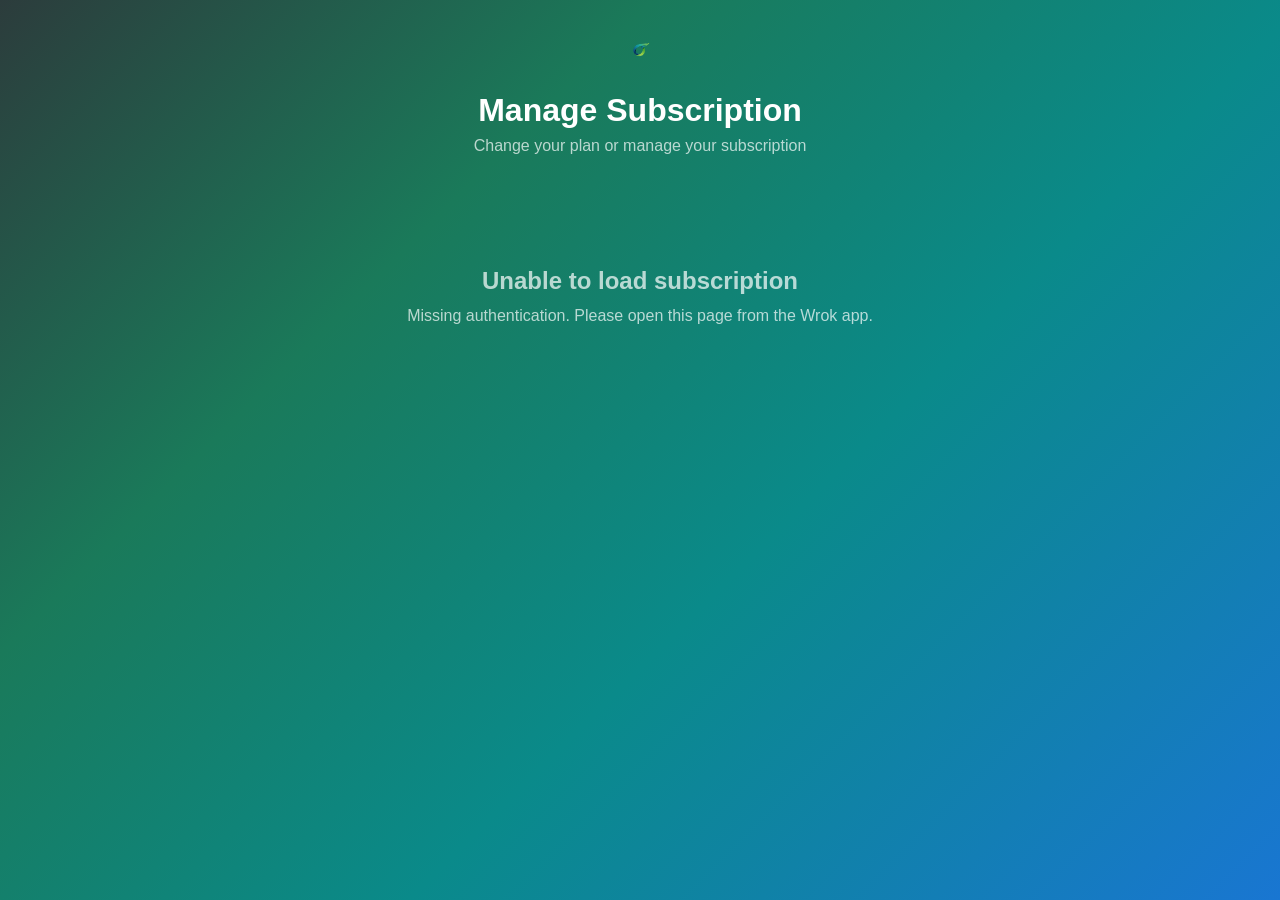
<file: manage.html>
<!DOCTYPE html>
<html lang="en">
<head>
  <meta charset="UTF-8">
  <meta name="viewport" content="width=device-width, initial-scale=1.0">
  <meta http-equiv="Content-Security-Policy" content="default-src 'self'; script-src 'self' 'unsafe-inline'; style-src 'self' 'unsafe-inline' https://fonts.googleapis.com; font-src https://fonts.gstatic.com; connect-src https://api.wrokapp.com; img-src 'self';">
  <title>Wrok — Manage Subscription</title>
  <meta name="theme-color" content="#0D7C66">
  <link rel="icon" href="favicon-32.png" type="image/png" sizes="32x32">
  <link rel="preconnect" href="https://fonts.googleapis.com">
  <link rel="preconnect" href="https://fonts.gstatic.com" crossorigin>
  <link href="https://fonts.googleapis.com/css2?family=Inter:wght@300;400;500;600;700;800;900&display=swap" rel="stylesheet">
  <style>
    *, *::before, *::after { margin: 0; padding: 0; box-sizing: border-box; }
    :root {
      --primary: #0D7C66;
      --primary-light: #14A085;
      --primary-dark: #095E4E;
      --charcoal: #3C3C3C;
      --bg: #F4F7F9;
      --white: #FFFFFF;
      --gradient: linear-gradient(135deg, #2C3C3C 0%, #1A7A5A 30%, #0A8A8A 60%, #1976D2 100%);
      --error: #D32F2F;
      --warning: #F9A825;
    }

    body {
      font-family: 'Inter', sans-serif;
      background: var(--gradient);
      color: var(--white);
      min-height: 100vh;
      padding: 32px 16px;
    }

    .container {
      max-width: 800px;
      margin: 0 auto;
    }

    .header {
      text-align: center;
      margin-bottom: 32px;
    }
    .logo { height: 36px; margin-bottom: 20px; }
    h1 { font-size: 2rem; font-weight: 900; margin-bottom: 8px; }
    .subtitle { color: rgba(255,255,255,0.7); font-size: 1rem; }

    /* Current plan card */
    .plan-card {
      background: rgba(255,255,255,0.1);
      backdrop-filter: blur(12px);
      border: 1px solid rgba(255,255,255,0.2);
      border-radius: 20px;
      padding: 28px;
      margin-bottom: 24px;
    }
    .plan-card h2 {
      font-size: 1.2rem;
      font-weight: 700;
      margin-bottom: 16px;
    }
    .plan-row {
      display: flex;
      justify-content: space-between;
      align-items: center;
      padding: 8px 0;
      border-bottom: 1px solid rgba(255,255,255,0.1);
    }
    .plan-row:last-child { border-bottom: none; }
    .plan-label { color: rgba(255,255,255,0.6); font-size: 0.9rem; }
    .plan-value { font-weight: 600; font-size: 0.95rem; }
    .status-badge {
      display: inline-block;
      padding: 4px 12px;
      border-radius: 100px;
      font-size: 0.8rem;
      font-weight: 700;
    }
    .status-active { background: rgba(76,175,80,0.2); color: #81C784; }
    .status-trial { background: rgba(249,168,37,0.2); color: #FFD54F; }
    .status-expired { background: rgba(211,47,47,0.2); color: #EF9A9A; }
    .status-cancelled { background: rgba(158,158,158,0.2); color: #BDBDBD; }

    /* Tier grid */
    .grid {
      display: grid;
      grid-template-columns: repeat(2, 1fr);
      gap: 16px;
      margin-bottom: 24px;
    }

    .card {
      background: rgba(255,255,255,0.1);
      backdrop-filter: blur(12px);
      border: 1px solid rgba(255,255,255,0.15);
      border-radius: 20px;
      padding: 24px 20px;
      transition: transform 0.3s ease, box-shadow 0.3s ease, background 0.3s ease;
      cursor: pointer;
      position: relative;
    }
    .card:hover {
      transform: translateY(-4px);
      box-shadow: 0 16px 48px rgba(0,0,0,0.2);
      background: rgba(255,255,255,0.14);
    }
    .card.current {
      border: 2px solid rgba(255,255,255,0.4);
      cursor: default;
    }
    .card.current:hover { transform: none; box-shadow: none; }
    .card.selected {
      border: 2px solid var(--white);
      background: rgba(255,255,255,0.2);
      box-shadow: 0 0 0 3px rgba(255,255,255,0.3);
    }
    .card.disabled {
      opacity: 0.5;
      cursor: not-allowed;
    }
    .card.disabled:hover { transform: none; box-shadow: none; }

    .tier-name {
      font-size: 0.85rem;
      font-weight: 600;
      text-transform: uppercase;
      letter-spacing: 0.1em;
      color: rgba(255,255,255,0.7);
      margin-bottom: 8px;
    }
    .price {
      display: flex;
      align-items: flex-start;
      gap: 0;
      line-height: 1;
      margin-bottom: 8px;
    }
    .price-currency { font-size: 1rem; font-weight: 700; color: rgba(255,255,255,0.8); margin-top: 4px; }
    .price-amount { font-size: 2.2rem; font-weight: 900; }
    .price-cents { font-size: 1rem; font-weight: 700; color: rgba(255,255,255,0.8); margin-top: 4px; }
    .price-period { font-size: 0.8rem; color: rgba(255,255,255,0.5); align-self: flex-end; margin-bottom: 2px; }
    .worker-count {
      display: inline-block;
      font-size: 0.8rem;
      font-weight: 600;
      background: rgba(255,255,255,0.15);
      padding: 4px 12px;
      border-radius: 100px;
      margin-bottom: 12px;
    }
    .current-badge {
      display: inline-block;
      background: var(--white);
      color: var(--primary-dark);
      font-size: 0.7rem;
      font-weight: 800;
      text-transform: uppercase;
      padding: 3px 10px;
      border-radius: 100px;
      margin-bottom: 8px;
    }
    .popular-badge {
      display: inline-block;
      background: rgba(255,255,255,0.2);
      color: var(--white);
      font-size: 0.7rem;
      font-weight: 700;
      text-transform: uppercase;
      padding: 3px 10px;
      border-radius: 100px;
      margin-bottom: 8px;
    }

    .cta {
      display: block;
      width: 100%;
      text-align: center;
      padding: 12px 20px;
      background: rgba(255,255,255,0.15);
      color: var(--white);
      font-size: 0.88rem;
      font-weight: 700;
      border-radius: 100px;
      border: 1px solid rgba(255,255,255,0.25);
      text-decoration: none;
      transition: background 0.3s ease;
      cursor: pointer;
    }
    .cta:hover { background: rgba(255,255,255,0.25); }
    .cta.current-btn { opacity: 0.5; cursor: default; }

    /* Cancel section */
    .cancel-section {
      text-align: center;
      margin-top: 24px;
      padding-top: 24px;
      border-top: 1px solid rgba(255,255,255,0.1);
    }
    .cancel-btn {
      display: inline-block;
      padding: 12px 32px;
      background: transparent;
      color: rgba(255,255,255,0.6);
      font-size: 0.9rem;
      font-weight: 500;
      border: 1px solid rgba(255,255,255,0.2);
      border-radius: 100px;
      cursor: pointer;
      transition: all 0.3s ease;
    }
    .cancel-btn:hover {
      background: rgba(211,47,47,0.15);
      border-color: var(--error);
      color: #EF9A9A;
    }

    /* Confirm dialog */
    .dialog-overlay {
      display: none;
      position: fixed;
      inset: 0;
      background: rgba(0,0,0,0.6);
      backdrop-filter: blur(4px);
      z-index: 100;
      align-items: center;
      justify-content: center;
    }
    .dialog-overlay.visible { display: flex; }
    .dialog-box {
      background: #2C3C3C;
      border-radius: 20px;
      padding: 32px;
      max-width: 420px;
      width: 90%;
      text-align: center;
    }
    .dialog-box h3 { font-size: 1.2rem; font-weight: 700; margin-bottom: 12px; }
    .dialog-box p { color: rgba(255,255,255,0.7); font-size: 0.9rem; margin-bottom: 24px; line-height: 1.5; }
    .dialog-actions { display: flex; gap: 12px; }
    .dialog-actions button {
      flex: 1;
      padding: 12px;
      border-radius: 100px;
      font-size: 0.9rem;
      font-weight: 600;
      cursor: pointer;
      border: none;
    }
    .btn-secondary {
      background: rgba(255,255,255,0.15);
      color: var(--white);
    }
    .btn-secondary:hover { background: rgba(255,255,255,0.25); }
    .btn-danger {
      background: var(--error);
      color: var(--white);
    }
    .btn-danger:hover { background: #C62828; }
    .btn-primary {
      background: var(--white);
      color: var(--primary-dark);
    }
    .btn-primary:hover { background: rgba(255,255,255,0.9); }

    /* Loading & messages */
    .loading-overlay {
      display: none;
      position: fixed;
      inset: 0;
      background: rgba(0,0,0,0.6);
      backdrop-filter: blur(4px);
      z-index: 200;
      align-items: center;
      justify-content: center;
      flex-direction: column;
      gap: 16px;
    }
    .loading-overlay.visible { display: flex; }
    .spinner {
      width: 40px; height: 40px;
      border: 4px solid rgba(255,255,255,0.2);
      border-top-color: var(--white);
      border-radius: 50%;
      animation: spin 0.8s linear infinite;
    }
    @keyframes spin { to { transform: rotate(360deg); } }
    .loading-text { font-size: 0.95rem; color: rgba(255,255,255,0.8); }

    .toast {
      display: none;
      position: fixed;
      bottom: 24px;
      left: 50%;
      transform: translateX(-50%);
      padding: 12px 24px;
      border-radius: 12px;
      font-size: 0.9rem;
      font-weight: 500;
      z-index: 300;
      box-shadow: 0 8px 32px rgba(0,0,0,0.3);
    }
    .toast.visible { display: block; }
    .toast.error { background: var(--error); color: white; }
    .toast.success { background: #2E7D32; color: white; }

    .return-notice {
      text-align: center;
      margin-top: 32px;
      color: rgba(255,255,255,0.5);
      font-size: 0.85rem;
    }

    .init-loading {
      text-align: center;
      padding: 80px 0;
    }
    .init-loading .spinner { margin: 0 auto 16px; }

    .error-state {
      text-align: center;
      padding: 80px 0;
      color: rgba(255,255,255,0.7);
    }
    .error-state h2 { margin-bottom: 12px; }

    @media (max-width: 540px) {
      .grid { grid-template-columns: 1fr; max-width: 360px; margin-left: auto; margin-right: auto; }
      h1 { font-size: 1.5rem; }
    }
  </style>
</head>
<body>
  <div class="container">
    <div class="header">
      <img src="wrok_logo.png" alt="Wrok" class="logo">
      <h1>Manage Subscription</h1>
      <p class="subtitle">Change your plan or manage your subscription</p>
    </div>

    <div id="initLoading" class="init-loading">
      <div class="spinner"></div>
      <span class="loading-text">Loading subscription...</span>
    </div>

    <div id="errorState" class="error-state" style="display:none">
      <h2>Unable to load subscription</h2>
      <p>Please try again from the app or check your internet connection.</p>
    </div>

    <div id="mainContent" style="display:none">
      <!-- Current plan -->
      <div class="plan-card" id="currentPlanCard"></div>

      <!-- Tier selection -->
      <div class="grid" id="tierGrid"></div>

      <!-- Cancel -->
      <div class="cancel-section" id="cancelSection" style="display:none">
        <button class="cancel-btn" id="cancelBtn">Cancel Subscription</button>
      </div>

      <p class="return-notice">Changes take effect immediately. Return to the app to continue.</p>
    </div>
  </div>

  <!-- Confirm dialog -->
  <div class="dialog-overlay" id="confirmDialog">
    <div class="dialog-box">
      <h3 id="dialogTitle"></h3>
      <p id="dialogMessage"></p>
      <div class="dialog-actions">
        <button class="btn-secondary" id="dialogGoBack">Go Back</button>
        <button id="dialogAction" class="btn-danger"></button>
      </div>
    </div>
  </div>

  <!-- Loading overlay -->
  <div class="loading-overlay" id="loadingOverlay">
    <div class="spinner"></div>
    <span class="loading-text" id="loadingText">Processing...</span>
  </div>

  <!-- Toast -->
  <div class="toast" id="toast"></div>

  <script>
    'use strict';

    const API_BASE = 'https://api.wrokapp.com/api';
    const VALID_TIERS = ['STARTER', 'GROWTH', 'BUSINESS', 'ENTERPRISE'];
    const VALID_ACTIONS = ['cancel', 'change'];

    const TIERS = [
      { id: 'STARTER', name: 'Starter', price: '12', cents: '.99', maxWorkers: 10 },
      { id: 'GROWTH', name: 'Growth', price: '29', cents: '.99', maxWorkers: 20, popular: true },
      { id: 'BUSINESS', name: 'Business', price: '79', cents: '.99', maxWorkers: 50 },
      { id: 'ENTERPRISE', name: 'Enterprise', price: '139', cents: '.99', maxWorkers: 100 },
    ];

    let params = null;
    let subscription = null;
    let isProcessing = false;

    // ─── Input Validation & Param Parsing ─────────────────────

    function getParams() {
      // Read non-sensitive params from query string
      const query = new URLSearchParams(window.location.search);
      const workplaceId = query.get('workplaceId');
      const action = query.get('action');
      const tier = (query.get('tier') || '').toUpperCase();

      // Read JWT token from URL fragment (not sent in HTTP requests/referrer)
      let token = null;
      if (window.location.hash) {
        const hashParams = new URLSearchParams(window.location.hash.substring(1));
        token = hashParams.get('token');
      }

      return {
        workplaceId: workplaceId && /^\d+$/.test(workplaceId) ? workplaceId : null,
        token: token && token.length > 10 && token.length < 4096 ? token : null,
        action: VALID_ACTIONS.includes(action) ? action : null,
        tier: VALID_TIERS.includes(tier) ? tier : null,
      };
    }

    function authHeaders() {
      return {
        'Content-Type': 'application/json',
        'Authorization': 'Bearer ' + params.token,
      };
    }

    // ─── UI Helpers ───────────────────────────────────────────

    function showToast(msg, type) {
      type = type || 'error';
      const el = document.getElementById('toast');
      // Use textContent to prevent XSS
      el.textContent = typeof msg === 'string' ? msg.slice(0, 200) : 'An error occurred.';
      el.className = 'toast visible ' + type;
      setTimeout(function() { el.classList.remove('visible'); }, 5000);
    }

    function showLoading(visible, text) {
      document.getElementById('loadingOverlay').classList.toggle('visible', visible);
      if (text) document.getElementById('loadingText').textContent = text;
    }

    function showDialog(title, message, actionLabel, actionClass, onAction) {
      document.getElementById('dialogTitle').textContent = title;
      document.getElementById('dialogMessage').textContent = message;
      var btn = document.getElementById('dialogAction');
      btn.textContent = actionLabel;
      btn.className = actionClass;
      btn.onclick = function() { closeDialog(); onAction(); };
      document.getElementById('confirmDialog').classList.add('visible');
    }

    function closeDialog() {
      document.getElementById('confirmDialog').classList.remove('visible');
    }

    // ─── Safe DOM Builders ────────────────────────────────────

    function createEl(tag, className, textContent) {
      var el = document.createElement(tag);
      if (className) el.className = className;
      if (textContent) el.textContent = textContent;
      return el;
    }

    function renderCurrentPlan() {
      var sub = subscription;
      if (!sub) return;

      var statusClass = 'status-active';
      var statusLabel = '';
      if (sub.isTrial) { statusClass = 'status-trial'; statusLabel = 'Free Trial'; }
      else if (sub.status === 'ACTIVE') { statusClass = 'status-active'; statusLabel = 'Active'; }
      else if (sub.status === 'EXPIRED') { statusClass = 'status-expired'; statusLabel = 'Expired'; }
      else if (sub.status === 'CANCELLED') { statusClass = 'status-cancelled'; statusLabel = 'Cancelled'; }
      else { statusLabel = String(sub.status || '').slice(0, 30); }

      var tierInfo = TIERS.find(function(t) { return t.id === sub.tier; });
      var tierName = tierInfo ? tierInfo.name : String(sub.tier || '').slice(0, 30);
      var periodEnd = sub.currentPeriodEnd ? new Date(sub.currentPeriodEnd).toLocaleDateString() : '\u2014';

      var card = document.getElementById('currentPlanCard');
      // Clear safely
      card.textContent = '';

      var heading = createEl('h2', null, 'Current Plan');
      card.appendChild(heading);

      // Plan row
      var row1 = createEl('div', 'plan-row');
      row1.appendChild(createEl('span', 'plan-label', 'Plan'));
      row1.appendChild(createEl('span', 'plan-value', tierName));
      card.appendChild(row1);

      // Status row
      var row2 = createEl('div', 'plan-row');
      row2.appendChild(createEl('span', 'plan-label', 'Status'));
      row2.appendChild(createEl('span', 'status-badge ' + statusClass, statusLabel));
      card.appendChild(row2);

      // Workers row
      var row3 = createEl('div', 'plan-row');
      row3.appendChild(createEl('span', 'plan-label', 'Workers'));
      row3.appendChild(createEl('span', 'plan-value', sub.maxWorkers + ' max'));
      card.appendChild(row3);

      // Trial remaining
      if (sub.isTrial && sub.trialRemainingMs) {
        var days = Math.ceil(sub.trialRemainingMs / (1000 * 60 * 60 * 24));
        var row4 = createEl('div', 'plan-row');
        row4.appendChild(createEl('span', 'plan-label', 'Trial Remaining'));
        row4.appendChild(createEl('span', 'plan-value', days + ' days'));
        card.appendChild(row4);
      }

      // Renewal date
      if (sub.currentPeriodEnd && sub.status === 'ACTIVE' && !sub.isTrial) {
        var row5 = createEl('div', 'plan-row');
        row5.appendChild(createEl('span', 'plan-label', 'Renews on'));
        row5.appendChild(createEl('span', 'plan-value', periodEnd));
        card.appendChild(row5);
      }

      // Show cancel button only for active paid subscriptions
      if (sub.status === 'ACTIVE' && !sub.isTrial) {
        document.getElementById('cancelSection').style.display = '';
      }
    }

    function renderTierCards() {
      var grid = document.getElementById('tierGrid');
      grid.textContent = '';

      TIERS.forEach(function(tier) {
        var isCurrent = subscription && subscription.tier === tier.id && subscription.isActive;
        var card = createEl('div', 'card' + (isCurrent ? ' current' : ''));
        card.dataset.tier = tier.id;

        // Badges
        if (isCurrent) {
          card.appendChild(createEl('span', 'current-badge', 'Current Plan'));
          card.appendChild(document.createTextNode(' '));
        } else if (tier.popular) {
          card.appendChild(createEl('span', 'popular-badge', 'Most Popular'));
          card.appendChild(document.createTextNode(' '));
        }

        // Tier name
        card.appendChild(createEl('div', 'tier-name', tier.name));

        // Price row
        var priceDiv = createEl('div', 'price');
        var currSpan = createEl('span', 'price-currency');
        currSpan.innerHTML = '&euro;';
        priceDiv.appendChild(currSpan);
        priceDiv.appendChild(createEl('span', 'price-amount', tier.price));
        priceDiv.appendChild(createEl('span', 'price-cents', tier.cents));
        priceDiv.appendChild(createEl('span', 'price-period', '/mo'));
        card.appendChild(priceDiv);

        // Worker count
        card.appendChild(createEl('span', 'worker-count', 'Up to ' + tier.maxWorkers + ' workers'));

        // CTA button
        var btn = createEl('button', 'cta' + (isCurrent ? ' current-btn' : ''));
        btn.textContent = isCurrent ? 'Current Plan' : 'Switch to ' + tier.name;
        if (isCurrent) btn.disabled = true;
        card.appendChild(btn);

        if (!isCurrent) {
          card.addEventListener('click', function() { confirmTierChange(tier); });
        }

        grid.appendChild(card);
      });
    }

    // ─── Actions ──────────────────────────────────────────────

    function confirmTierChange(tier) {
      if (isProcessing) return;
      var isUpgrade = subscription && TIERS.findIndex(function(t) { return t.id === tier.id; }) >
                       TIERS.findIndex(function(t) { return t.id === subscription.tier; });
      var action = isUpgrade ? 'Upgrade' : 'Switch';

      showDialog(
        action + ' to ' + tier.name + '?',
        'Your plan will change immediately. The price difference will be prorated \u2014 you\u2019ll only pay the remaining portion at the new rate of \u20AC' + tier.price + tier.cents + '/mo.',
        action + ' to ' + tier.name,
        'btn-primary',
        function() { changeTier(tier.id); }
      );
    }

    async function changeTier(tierId) {
      if (isProcessing) return;
      if (!VALID_TIERS.includes(tierId)) return;
      isProcessing = true;
      showLoading(true, 'Changing plan...');

      try {
        var res = await fetch(API_BASE + '/subscriptions/change-tier', {
          method: 'POST',
          headers: authHeaders(),
          body: JSON.stringify({
            workplaceId: parseInt(params.workplaceId, 10),
            tier: tierId,
          }),
        });

        var data;
        try {
          data = await res.json();
        } catch (_) {
          throw new Error('Invalid server response.');
        }

        if (!res.ok) {
          showLoading(false);
          isProcessing = false;
          showToast(typeof data.error === 'string' ? data.error.slice(0, 200) : (typeof data.message === 'string' ? data.message.slice(0, 200) : 'Failed to change plan'));
          return;
        }

        showLoading(false);
        isProcessing = false;
        showToast('Plan changed successfully!', 'success');

        // Reload subscription
        await loadSubscription();
      } catch (err) {
        showLoading(false);
        isProcessing = false;
        showToast('Connection error. Please check your internet and try again.');
      }
    }

    function showCancelDialog() {
      if (isProcessing) return;
      showDialog(
        'Cancel Subscription?',
        'Your subscription will remain active until the end of the current billing period. After that, you won\u2019t have access to premium features.',
        'Cancel Subscription',
        'btn-danger',
        function() { cancelSubscription(); }
      );
    }

    async function cancelSubscription() {
      if (isProcessing) return;
      isProcessing = true;
      showLoading(true, 'Cancelling subscription...');

      try {
        var res = await fetch(API_BASE + '/subscriptions/cancel', {
          method: 'POST',
          headers: authHeaders(),
          body: JSON.stringify({
            workplaceId: parseInt(params.workplaceId, 10),
          }),
        });

        var data;
        try {
          data = await res.json();
        } catch (_) {
          throw new Error('Invalid server response.');
        }

        if (!res.ok) {
          showLoading(false);
          isProcessing = false;
          showToast(typeof data.error === 'string' ? data.error.slice(0, 200) : (typeof data.message === 'string' ? data.message.slice(0, 200) : 'Cancellation failed'));
          return;
        }

        showLoading(false);
        isProcessing = false;
        showToast('Subscription cancelled. Access continues until end of billing period.', 'success');

        await loadSubscription();
      } catch (err) {
        showLoading(false);
        isProcessing = false;
        showToast('Connection error. Please check your internet and try again.');
      }
    }

    async function loadSubscription() {
      try {
        var res = await fetch(API_BASE + '/subscriptions/workplace/' + encodeURIComponent(params.workplaceId), {
          headers: authHeaders(),
        });
        if (!res.ok) throw new Error('Failed to load subscription');
        subscription = await res.json();

        document.getElementById('initLoading').style.display = 'none';
        document.getElementById('mainContent').style.display = '';
        renderCurrentPlan();
        renderTierCards();
      } catch (err) {
        document.getElementById('initLoading').style.display = 'none';
        document.getElementById('errorState').style.display = '';
      }
    }

    // ─── Event Listeners (no inline onclick) ──────────────────

    document.getElementById('cancelBtn').addEventListener('click', showCancelDialog);
    document.getElementById('dialogGoBack').addEventListener('click', closeDialog);

    // ─── Init ─────────────────────────────────────────────────

    params = getParams();

    // Clean URL: remove query params and fragment to prevent token leakage
    if (window.history.replaceState) {
      window.history.replaceState({}, document.title, window.location.pathname);
    }

    if (!params.workplaceId || !params.token) {
      document.getElementById('initLoading').style.display = 'none';
      document.getElementById('errorState').style.display = '';
      document.querySelector('#errorState p').textContent =
        'Missing authentication. Please open this page from the Wrok app.';
    } else {
      loadSubscription().then(function() {
        // Auto-trigger action if specified in URL
        if (params.action === 'cancel' && subscription && subscription.isActive) {
          showCancelDialog();
        } else if (params.action === 'change' && params.tier) {
          var tier = TIERS.find(function(t) { return t.id === params.tier; });
          if (tier) confirmTierChange(tier);
        }
      });
    }
  </script>
</body>
</html>
</file>
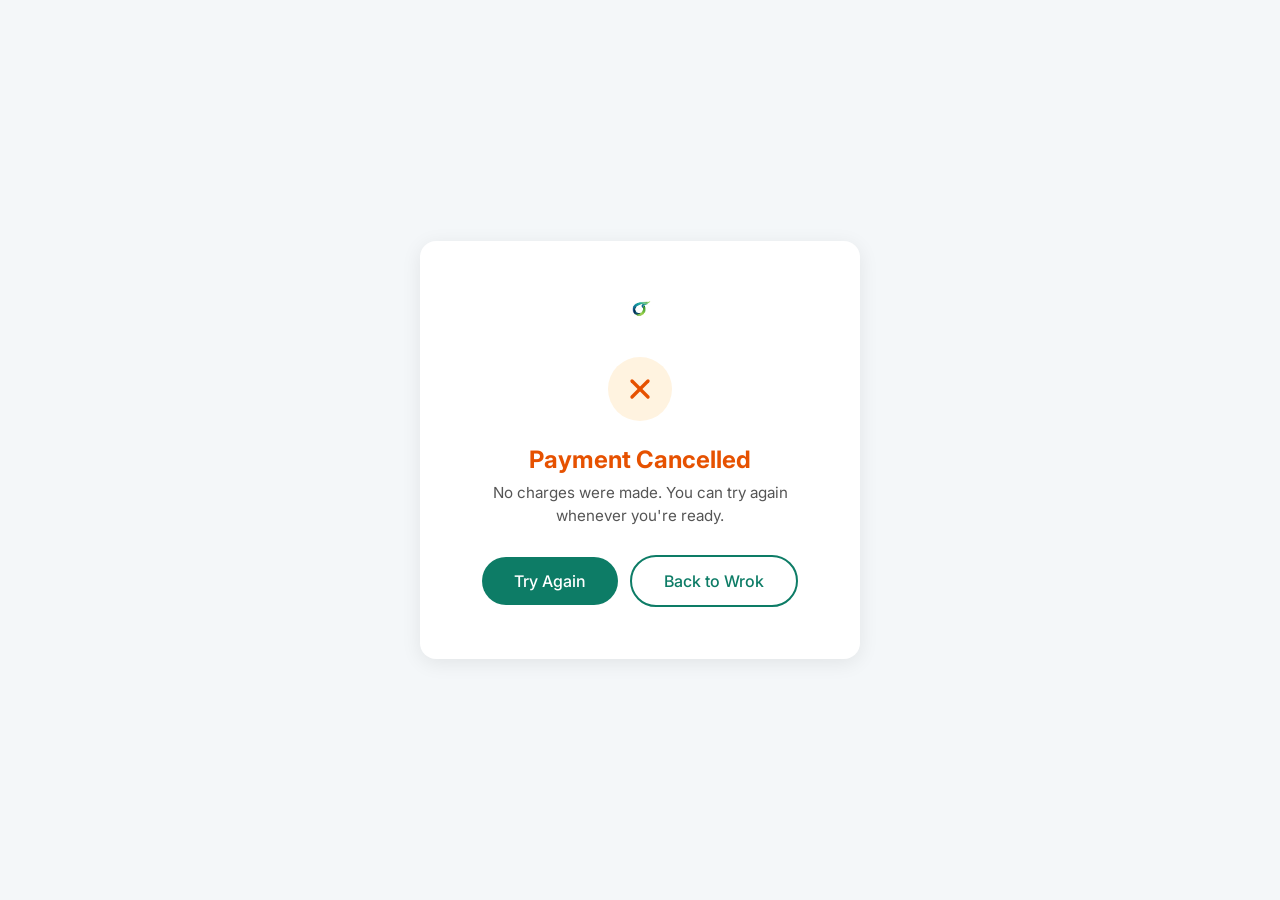
<file: payment-cancel.html>
<!DOCTYPE html>
<html lang="en">
<head>
  <meta charset="UTF-8">
  <meta name="viewport" content="width=device-width, initial-scale=1.0">
  <title>Wrok — Payment Cancelled</title>
  <meta name="theme-color" content="#0D7C66">
  <link rel="icon" href="favicon-32.png" type="image/png" sizes="32x32">
  <link rel="preconnect" href="https://fonts.googleapis.com">
  <link rel="preconnect" href="https://fonts.gstatic.com" crossorigin>
  <link href="https://fonts.googleapis.com/css2?family=Inter:wght@300;400;500;600;700&display=swap" rel="stylesheet">
  <style>
    *, *::before, *::after { margin: 0; padding: 0; box-sizing: border-box; }
    :root { --primary: #0D7C66; --primary-light: #14A085; --charcoal: #3C3C3C; --bg: #F4F7F9; --white: #FFFFFF; }
    body { font-family: 'Inter', sans-serif; background: var(--bg); color: var(--charcoal); min-height: 100vh; display: flex; align-items: center; justify-content: center; padding: 24px; }
    .card { background: var(--white); border-radius: 16px; box-shadow: 0 4px 20px rgba(0,0,0,0.08); padding: 48px 40px; max-width: 440px; width: 100%; text-align: center; }
    .logo { height: 40px; margin-bottom: 24px; }
    .icon { width: 64px; height: 64px; background: #FFF3E0; border-radius: 50%; display: flex; align-items: center; justify-content: center; margin: 0 auto 24px; }
    .icon svg { width: 32px; height: 32px; color: #E65100; }
    h1 { font-size: 1.5rem; font-weight: 700; margin-bottom: 8px; color: #E65100; }
    p { color: #555; font-size: 0.95rem; margin-bottom: 24px; line-height: 1.5; }
    .btn { display: inline-block; background: var(--primary); color: var(--white); border: none; border-radius: 100px; padding: 14px 32px; font-size: 1rem; font-weight: 500; cursor: pointer; transition: background 0.2s; text-decoration: none; margin: 4px; }
    .btn:hover { background: var(--primary-light); }
    .btn-outline { background: transparent; color: var(--primary); border: 2px solid var(--primary); }
    .btn-outline:hover { background: var(--primary); color: var(--white); }
  </style>
</head>
<body>
  <div class="card">
    <img src="wrok_logo.png" alt="Wrok" class="logo">
    <div class="icon">
      <svg viewBox="0 0 24 24" fill="none" stroke="currentColor" stroke-width="2.5" stroke-linecap="round" stroke-linejoin="round">
        <line x1="18" y1="6" x2="6" y2="18"></line>
        <line x1="6" y1="6" x2="18" y2="18"></line>
      </svg>
    </div>
    <h1>Payment Cancelled</h1>
    <p>No charges were made. You can try again whenever you're ready.</p>
    <a href="javascript:history.back()" class="btn">Try Again</a>
    <a href="https://alphacell1.github.io/website/" class="btn btn-outline">Back to Wrok</a>
  </div>
</body>
</html>
</file>
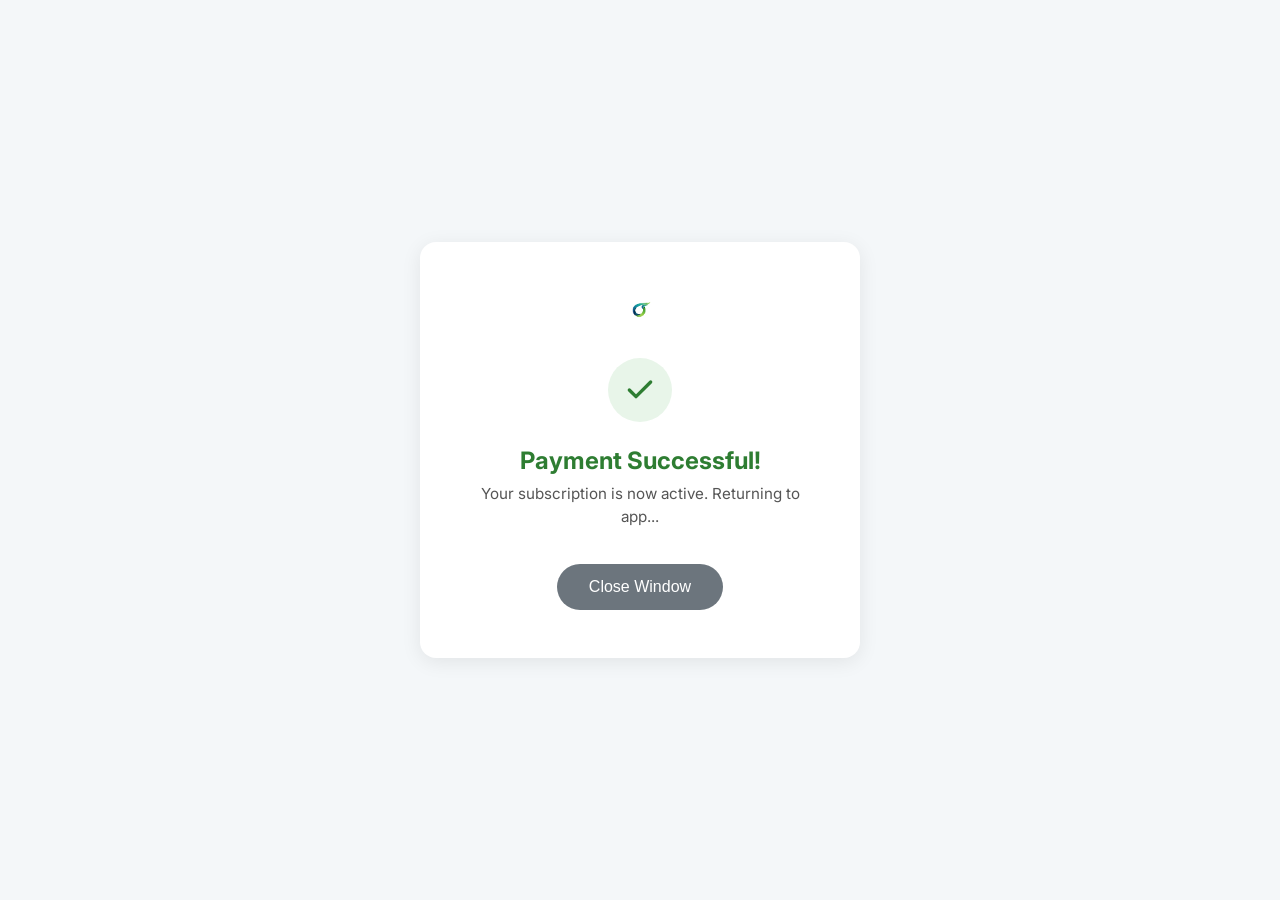
<file: payment-success.html>
<!DOCTYPE html>
<html lang="en">
<head>
  <meta charset="UTF-8">
  <meta name="viewport" content="width=device-width, initial-scale=1.0">
  <title>Wrok — Payment Successful</title>
  <meta name="theme-color" content="#0D7C66">
  <link rel="icon" href="favicon-32.png" type="image/png" sizes="32x32">
  <link rel="preconnect" href="https://fonts.googleapis.com">
  <link rel="preconnect" href="https://fonts.gstatic.com" crossorigin>
  <link href="https://fonts.googleapis.com/css2?family=Inter:wght@300;400;500;600;700&display=swap" rel="stylesheet">
  <style>
    *, *::before, *::after { margin: 0; padding: 0; box-sizing: border-box; }
    :root { --primary: #0D7C66; --primary-light: #14A085; --charcoal: #3C3C3C; --bg: #F4F7F9; --white: #FFFFFF; }
    body { font-family: 'Inter', sans-serif; background: var(--bg); color: var(--charcoal); min-height: 100vh; display: flex; align-items: center; justify-content: center; padding: 24px; }
    .card { background: var(--white); border-radius: 16px; box-shadow: 0 4px 20px rgba(0,0,0,0.08); padding: 48px 40px; max-width: 440px; width: 100%; text-align: center; }
    .logo { height: 40px; margin-bottom: 24px; }
    .check { width: 64px; height: 64px; background: #E8F5E9; border-radius: 50%; display: flex; align-items: center; justify-content: center; margin: 0 auto 24px; }
    .check svg { width: 32px; height: 32px; color: #2E7D32; }
    h1 { font-size: 1.5rem; font-weight: 700; margin-bottom: 8px; color: #2E7D32; }
    p { color: #555; font-size: 0.95rem; margin-bottom: 24px; line-height: 1.5; }
    .btn { display: inline-block; background: var(--primary); color: var(--white); border: none; border-radius: 100px; padding: 14px 32px; font-size: 1rem; font-weight: 500; cursor: pointer; transition: background 0.2s; text-decoration: none; }
    .btn:hover { background: var(--primary-light); }
  </style>
</head>
<body>
  <div class="card">
    <img src="wrok_logo.png" alt="Wrok" class="logo">
    <div class="check">
      <svg viewBox="0 0 24 24" fill="none" stroke="currentColor" stroke-width="2.5" stroke-linecap="round" stroke-linejoin="round">
        <polyline points="20 6 9 17 4 12"></polyline>
      </svg>
    </div>
    <h1 id="title">Payment Successful!</h1>
    <p id="message">Your subscription is now active. Returning to app...</p>
    <button id="returnBtn" class="btn" onclick="attemptReturnToApp()" style="display: none;">Return to App</button>
    <button class="btn" onclick="window.close()" style="margin-top: 12px; background: #6c757d;">Close Window</button>
  </div>
  <script>
    // Extract session ID from URL
    const urlParams = new URLSearchParams(window.location.search);
    const sessionId = urlParams.get('session_id');

    function attemptReturnToApp() {
      // Try to open the app via deep link
      window.location.href = 'wrok://payment-success?session_id=' + (sessionId || '');
    }

    // Auto-attempt to return to app on page load
    setTimeout(() => {
      attemptReturnToApp();

      // After 2 seconds, show manual button if still on page
      setTimeout(() => {
        document.getElementById('message').textContent = 'Please close this page and return to the app. Your subscription has been activated.';
        document.getElementById('returnBtn').style.display = 'inline-block';
      }, 2000);
    }, 500);
  </script>
</body>
</html>
</file>
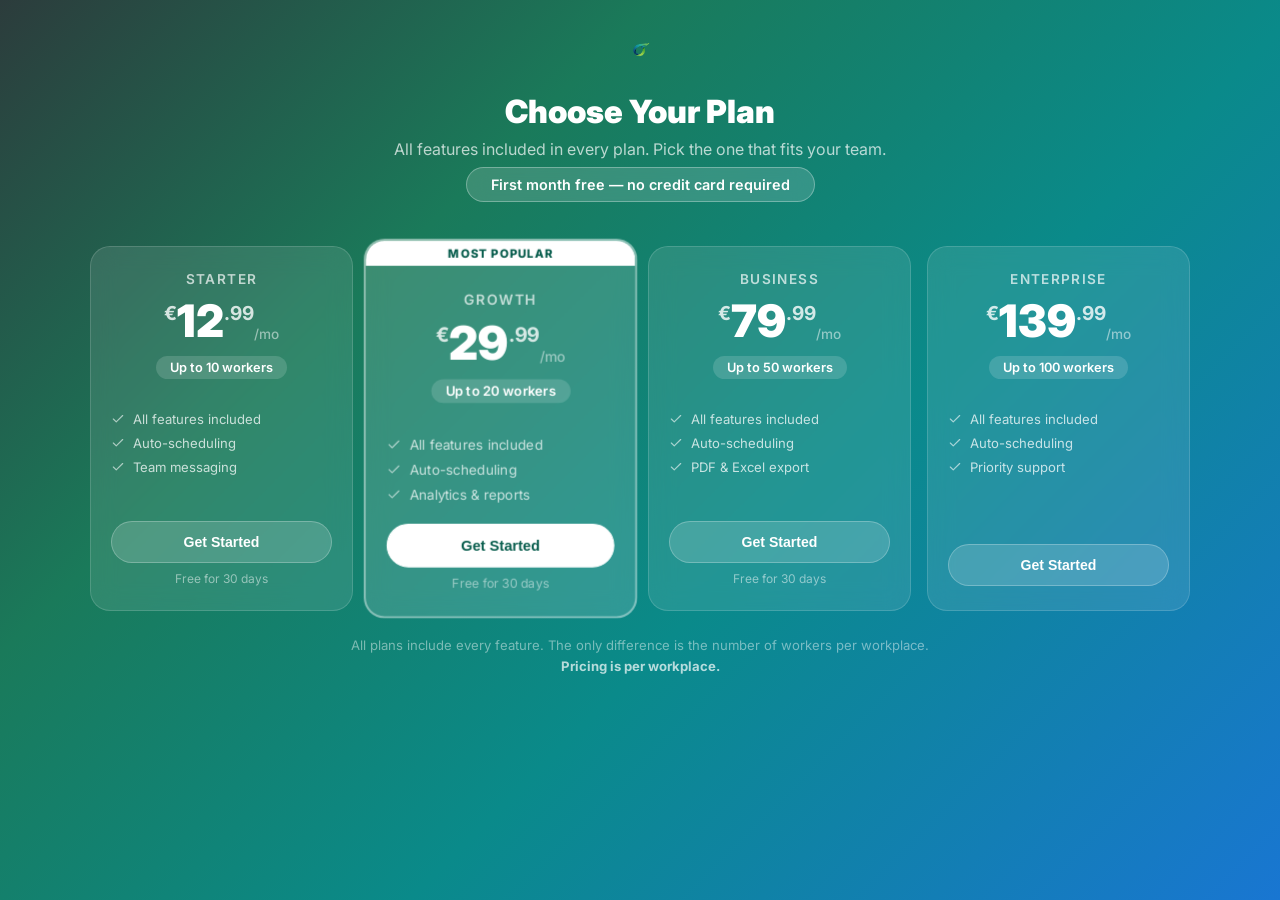
<file: payment.html>
<!DOCTYPE html>
<html lang="en">
<head>
  <meta charset="UTF-8">
  <meta name="viewport" content="width=device-width, initial-scale=1.0">
  <title>Wrok — Choose Your Plan</title>
  <meta name="theme-color" content="#0D7C66">
  <link rel="icon" href="favicon-32.png" type="image/png" sizes="32x32">
  <link rel="preconnect" href="https://fonts.googleapis.com">
  <link rel="preconnect" href="https://fonts.gstatic.com" crossorigin>
  <link href="https://fonts.googleapis.com/css2?family=Inter:wght@300;400;500;600;700;800;900&display=swap" rel="stylesheet">
  <style>
    *, *::before, *::after { margin: 0; padding: 0; box-sizing: border-box; }
    :root {
      --primary: #0D7C66;
      --primary-light: #14A085;
      --primary-dark: #095E4E;
      --charcoal: #3C3C3C;
      --bg: #F4F7F9;
      --white: #FFFFFF;
      --gradient: linear-gradient(135deg, #2C3C3C 0%, #1A7A5A 30%, #0A8A8A 60%, #1976D2 100%);
    }

    body {
      font-family: 'Inter', sans-serif;
      background: var(--gradient);
      color: var(--white);
      min-height: 100vh;
      padding: 32px 16px;
    }

    .container {
      max-width: 1100px;
      margin: 0 auto;
    }

    .header {
      text-align: center;
      margin-bottom: 12px;
    }
    .logo { height: 36px; margin-bottom: 20px; }
    h1 { font-size: 2rem; font-weight: 900; margin-bottom: 8px; }
    .subtitle { color: rgba(255,255,255,0.7); font-size: 1rem; margin-bottom: 8px; }
    .free-badge {
      display: inline-block;
      padding: 8px 24px;
      background: rgba(255,255,255,0.15);
      backdrop-filter: blur(10px);
      border: 1px solid rgba(255,255,255,0.3);
      border-radius: 50px;
      font-size: 0.9rem;
      font-weight: 600;
      margin-bottom: 32px;
    }

    .grid {
      display: grid;
      grid-template-columns: repeat(4, 1fr);
      gap: 16px;
      margin-bottom: 24px;
    }

    .card {
      background: rgba(255,255,255,0.1);
      backdrop-filter: blur(12px);
      border: 1px solid rgba(255,255,255,0.15);
      border-radius: 20px;
      display: flex;
      flex-direction: column;
      transition: transform 0.3s ease, box-shadow 0.3s ease, background 0.3s ease;
      cursor: pointer;
      position: relative;
      overflow: hidden;
    }
    .card:hover {
      transform: translateY(-6px);
      box-shadow: 0 20px 60px rgba(0,0,0,0.25);
      background: rgba(255,255,255,0.14);
    }
    .card.popular {
      border: 2px solid rgba(255,255,255,0.4);
      background: rgba(255,255,255,0.15);
      transform: scale(1.04);
    }
    .card.popular:hover {
      transform: scale(1.04) translateY(-6px);
      box-shadow: 0 24px 64px rgba(0,0,0,0.3);
    }
    .card.selected {
      border: 2px solid var(--white);
      background: rgba(255,255,255,0.2);
      box-shadow: 0 0 0 3px rgba(255,255,255,0.3);
    }

    .popular-badge {
      background: var(--white);
      color: var(--primary-dark);
      font-size: 0.7rem;
      font-weight: 800;
      text-transform: uppercase;
      letter-spacing: 0.08em;
      text-align: center;
      padding: 5px 0;
    }

    .card-header {
      padding: 24px 20px 16px;
      text-align: center;
    }
    .tier-name {
      font-size: 0.85rem;
      font-weight: 600;
      text-transform: uppercase;
      letter-spacing: 0.1em;
      color: rgba(255,255,255,0.7);
      margin-bottom: 12px;
    }
    .price {
      display: flex;
      align-items: flex-start;
      justify-content: center;
      gap: 0;
      line-height: 1;
      margin-bottom: 12px;
    }
    .price-currency {
      font-size: 1.2rem;
      font-weight: 700;
      color: rgba(255,255,255,0.8);
      margin-top: 5px;
    }
    .price-amount {
      font-size: 2.8rem;
      font-weight: 900;
    }
    .price-cents {
      font-size: 1.2rem;
      font-weight: 700;
      color: rgba(255,255,255,0.8);
      margin-top: 5px;
    }
    .price-period {
      font-size: 0.85rem;
      font-weight: 500;
      color: rgba(255,255,255,0.5);
      align-self: flex-end;
      margin-bottom: 2px;
    }
    .worker-count {
      display: inline-block;
      font-size: 0.8rem;
      font-weight: 600;
      background: rgba(255,255,255,0.15);
      padding: 4px 14px;
      border-radius: 100px;
    }

    .card-body {
      padding: 16px 20px 24px;
      flex: 1;
      display: flex;
      flex-direction: column;
    }
    .features {
      list-style: none;
      display: flex;
      flex-direction: column;
      gap: 8px;
      margin-bottom: 20px;
      flex: 1;
    }
    .features li {
      display: flex;
      align-items: center;
      gap: 8px;
      font-size: 0.82rem;
      color: rgba(255,255,255,0.75);
    }
    .features svg {
      width: 14px;
      height: 14px;
      flex-shrink: 0;
      color: rgba(255,255,255,0.6);
    }

    .cta {
      display: block;
      text-align: center;
      padding: 12px 20px;
      background: rgba(255,255,255,0.15);
      color: var(--white);
      font-size: 0.88rem;
      font-weight: 700;
      border-radius: 100px;
      border: 1px solid rgba(255,255,255,0.25);
      text-decoration: none;
      transition: background 0.3s ease;
      cursor: pointer;
    }
    .cta:hover { background: rgba(255,255,255,0.25); }
    .card.popular .cta {
      background: var(--white);
      color: var(--primary-dark);
      border-color: var(--white);
      font-weight: 800;
    }
    .card.popular .cta:hover {
      background: rgba(255,255,255,0.9);
    }

    .free-label {
      display: block;
      text-align: center;
      font-size: 0.75rem;
      color: rgba(255,255,255,0.5);
      margin-top: 8px;
    }

    .note {
      text-align: center;
      font-size: 0.82rem;
      color: rgba(255,255,255,0.45);
      line-height: 1.6;
    }
    .note strong { color: rgba(255,255,255,0.7); }

    /* Loading overlay */
    .loading-overlay {
      display: none;
      position: fixed;
      inset: 0;
      background: rgba(0,0,0,0.6);
      backdrop-filter: blur(4px);
      z-index: 100;
      align-items: center;
      justify-content: center;
      flex-direction: column;
      gap: 16px;
    }
    .loading-overlay.visible { display: flex; }
    .spinner {
      width: 40px; height: 40px;
      border: 4px solid rgba(255,255,255,0.2);
      border-top-color: var(--white);
      border-radius: 50%;
      animation: spin 0.8s linear infinite;
    }
    @keyframes spin { to { transform: rotate(360deg); } }
    .loading-text { font-size: 0.95rem; color: rgba(255,255,255,0.8); }

    .error-toast {
      display: none;
      position: fixed;
      bottom: 24px;
      left: 50%;
      transform: translateX(-50%);
      background: #D32F2F;
      color: white;
      padding: 12px 24px;
      border-radius: 12px;
      font-size: 0.9rem;
      font-weight: 500;
      z-index: 200;
      box-shadow: 0 8px 32px rgba(0,0,0,0.3);
    }
    .error-toast.visible { display: block; }

    .checkmark { fill: none; stroke: rgba(255,255,255,0.6); stroke-width: 2; stroke-linecap: round; stroke-linejoin: round; }

    @media (max-width: 900px) {
      .grid { grid-template-columns: repeat(2, 1fr); }
      .card.popular { transform: scale(1); }
    }
    @media (max-width: 540px) {
      .grid { grid-template-columns: 1fr; max-width: 360px; margin-left: auto; margin-right: auto; }
      h1 { font-size: 1.5rem; }
    }
  </style>
</head>
<body>
  <div class="container">
    <div class="header">
      <img src="wrok_logo.png" alt="Wrok" class="logo">
      <h1>Choose Your Plan</h1>
      <p class="subtitle">All features included in every plan. Pick the one that fits your team.</p>
      <div class="free-badge">First month free — no credit card required</div>
    </div>

    <div class="grid" id="tierGrid">
      <!-- Starter -->
      <div class="card" data-tier="STARTER" onclick="selectTier('STARTER')">
        <div class="card-header">
          <div class="tier-name">Starter</div>
          <div class="price">
            <span class="price-currency">&euro;</span>
            <span class="price-amount">12</span>
            <span class="price-cents">.99</span>
            <span class="price-period">/mo</span>
          </div>
          <span class="worker-count">Up to 10 workers</span>
        </div>
        <div class="card-body">
          <ul class="features">
            <li><svg viewBox="0 0 24 24" class="checkmark"><polyline points="20 6 9 17 4 12"/></svg>All features included</li>
            <li><svg viewBox="0 0 24 24" class="checkmark"><polyline points="20 6 9 17 4 12"/></svg>Auto-scheduling</li>
            <li><svg viewBox="0 0 24 24" class="checkmark"><polyline points="20 6 9 17 4 12"/></svg>Team messaging</li>
          </ul>
          <button class="cta">Get Started</button>
          <span class="free-label">Free for 30 days</span>
        </div>
      </div>

      <!-- Growth (Popular) -->
      <div class="card popular" data-tier="GROWTH" onclick="selectTier('GROWTH')">
        <div class="popular-badge">Most Popular</div>
        <div class="card-header">
          <div class="tier-name">Growth</div>
          <div class="price">
            <span class="price-currency">&euro;</span>
            <span class="price-amount">29</span>
            <span class="price-cents">.99</span>
            <span class="price-period">/mo</span>
          </div>
          <span class="worker-count">Up to 20 workers</span>
        </div>
        <div class="card-body">
          <ul class="features">
            <li><svg viewBox="0 0 24 24" class="checkmark"><polyline points="20 6 9 17 4 12"/></svg>All features included</li>
            <li><svg viewBox="0 0 24 24" class="checkmark"><polyline points="20 6 9 17 4 12"/></svg>Auto-scheduling</li>
            <li><svg viewBox="0 0 24 24" class="checkmark"><polyline points="20 6 9 17 4 12"/></svg>Analytics &amp; reports</li>
          </ul>
          <button class="cta">Get Started</button>
          <span class="free-label">Free for 30 days</span>
        </div>
      </div>

      <!-- Business -->
      <div class="card" data-tier="BUSINESS" onclick="selectTier('BUSINESS')">
        <div class="card-header">
          <div class="tier-name">Business</div>
          <div class="price">
            <span class="price-currency">&euro;</span>
            <span class="price-amount">79</span>
            <span class="price-cents">.99</span>
            <span class="price-period">/mo</span>
          </div>
          <span class="worker-count">Up to 50 workers</span>
        </div>
        <div class="card-body">
          <ul class="features">
            <li><svg viewBox="0 0 24 24" class="checkmark"><polyline points="20 6 9 17 4 12"/></svg>All features included</li>
            <li><svg viewBox="0 0 24 24" class="checkmark"><polyline points="20 6 9 17 4 12"/></svg>Auto-scheduling</li>
            <li><svg viewBox="0 0 24 24" class="checkmark"><polyline points="20 6 9 17 4 12"/></svg>PDF &amp; Excel export</li>
          </ul>
          <button class="cta">Get Started</button>
          <span class="free-label">Free for 30 days</span>
        </div>
      </div>

      <!-- Enterprise -->
      <div class="card" data-tier="ENTERPRISE" onclick="selectTier('ENTERPRISE')">
        <div class="card-header">
          <div class="tier-name">Enterprise</div>
          <div class="price">
            <span class="price-currency">&euro;</span>
            <span class="price-amount">139</span>
            <span class="price-cents">.99</span>
            <span class="price-period">/mo</span>
          </div>
          <span class="worker-count">Up to 100 workers</span>
        </div>
        <div class="card-body">
          <ul class="features">
            <li><svg viewBox="0 0 24 24" class="checkmark"><polyline points="20 6 9 17 4 12"/></svg>All features included</li>
            <li><svg viewBox="0 0 24 24" class="checkmark"><polyline points="20 6 9 17 4 12"/></svg>Auto-scheduling</li>
            <li><svg viewBox="0 0 24 24" class="checkmark"><polyline points="20 6 9 17 4 12"/></svg>Priority support</li>
          </ul>
          <button class="cta">Get Started</button>
        </div>
      </div>
    </div>

    <p class="note">All plans include every feature. The only difference is the number of workers per workplace.<br><strong>Pricing is per workplace.</strong></p>
  </div>

  <div class="loading-overlay" id="loadingOverlay">
    <div class="spinner"></div>
    <span class="loading-text">Redirecting to checkout...</span>
  </div>

  <div class="error-toast" id="errorToast"></div>

  <script src="payment.js"></script>
</body>
</html>
</file>
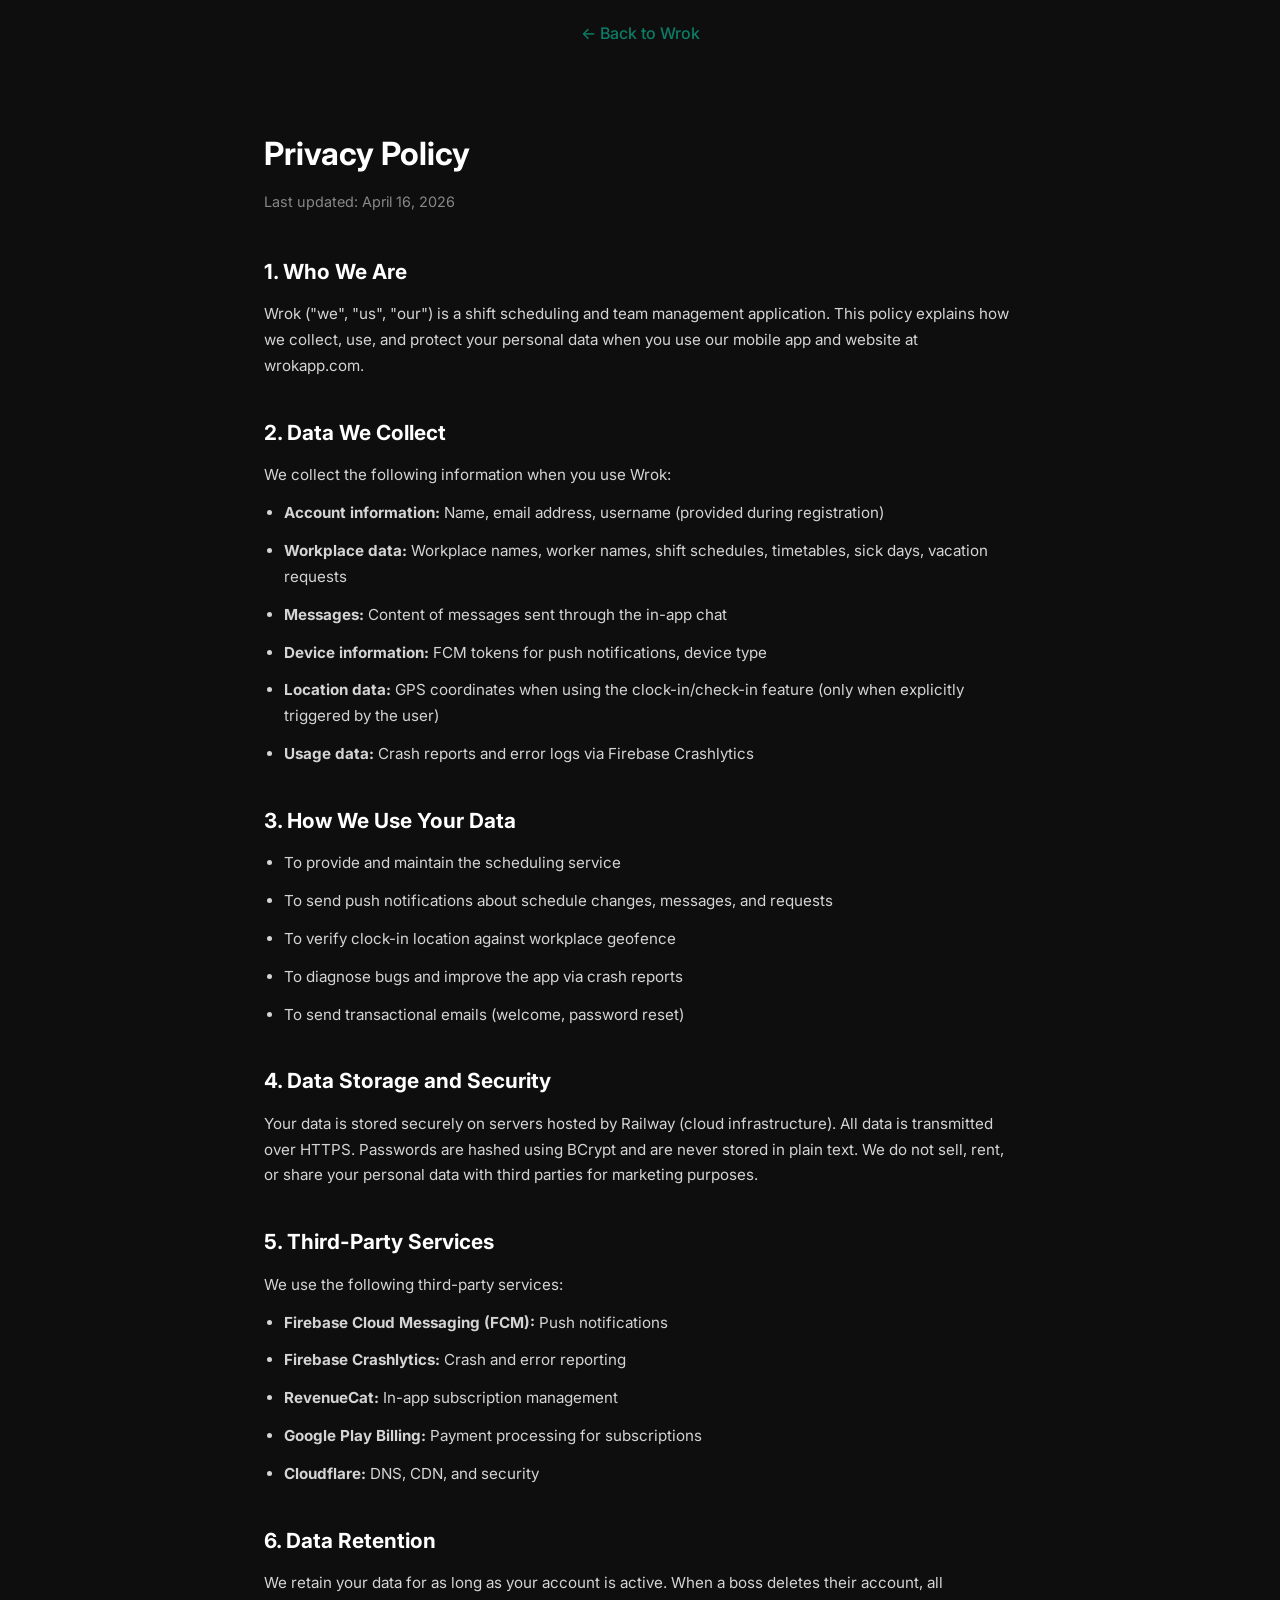
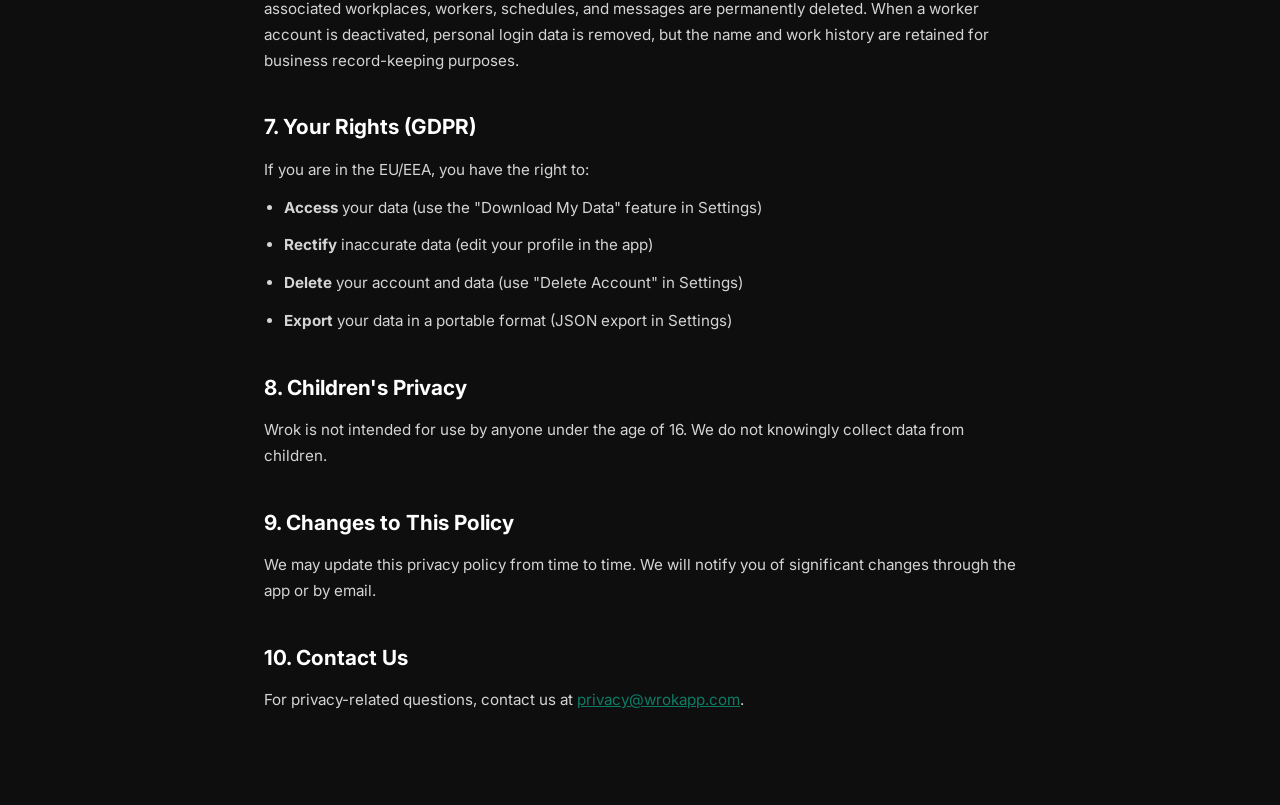
<file: privacy.html>
<!DOCTYPE html>
<html lang="en">
<head>
  <meta charset="UTF-8">
  <meta name="viewport" content="width=device-width, initial-scale=1.0">
  <title>Privacy Policy — Wrok</title>
  <meta name="description" content="Wrok privacy policy. How we collect, use, and protect your data.">
  <meta name="theme-color" content="#0D7C66">
  <link rel="canonical" href="https://wrokapp.com/privacy.html">
  <link rel="icon" href="favicon-32.png" type="image/png" sizes="32x32">
  <link rel="preconnect" href="https://fonts.googleapis.com">
  <link rel="preconnect" href="https://fonts.gstatic.com" crossorigin>
  <link href="https://fonts.googleapis.com/css2?family=Inter:wght@300;400;500;600;700;800;900&display=swap" rel="stylesheet">
  <style>
    *, *::before, *::after { margin: 0; padding: 0; box-sizing: border-box; }
    body { font-family: 'Inter', sans-serif; background: #0e0e0e; color: #d4d4d4; line-height: 1.7; }
    .legal-container { max-width: 800px; margin: 0 auto; padding: 60px 24px 80px; }
    .legal-nav { padding: 20px 24px; text-align: center; }
    .legal-nav a { color: #0D7C66; text-decoration: none; font-weight: 500; }
    .legal-nav a:hover { text-decoration: underline; }
    h1 { color: #fff; font-size: 2rem; margin-bottom: 8px; }
    .legal-date { color: #888; font-size: 0.9rem; margin-bottom: 40px; }
    h2 { color: #fff; font-size: 1.3rem; margin-top: 36px; margin-bottom: 12px; }
    p, li { margin-bottom: 12px; font-size: 0.95rem; }
    ul { padding-left: 20px; }
    a { color: #0D7C66; }
  </style>
</head>
<body>
  <div class="legal-nav"><a href="/">&larr; Back to Wrok</a></div>
  <div class="legal-container">
    <h1>Privacy Policy</h1>
    <p class="legal-date">Last updated: April 16, 2026</p>

    <h2>1. Who We Are</h2>
    <p>Wrok ("we", "us", "our") is a shift scheduling and team management application. This policy explains how we collect, use, and protect your personal data when you use our mobile app and website at wrokapp.com.</p>

    <h2>2. Data We Collect</h2>
    <p>We collect the following information when you use Wrok:</p>
    <ul>
      <li><strong>Account information:</strong> Name, email address, username (provided during registration)</li>
      <li><strong>Workplace data:</strong> Workplace names, worker names, shift schedules, timetables, sick days, vacation requests</li>
      <li><strong>Messages:</strong> Content of messages sent through the in-app chat</li>
      <li><strong>Device information:</strong> FCM tokens for push notifications, device type</li>
      <li><strong>Location data:</strong> GPS coordinates when using the clock-in/check-in feature (only when explicitly triggered by the user)</li>
      <li><strong>Usage data:</strong> Crash reports and error logs via Firebase Crashlytics</li>
    </ul>

    <h2>3. How We Use Your Data</h2>
    <ul>
      <li>To provide and maintain the scheduling service</li>
      <li>To send push notifications about schedule changes, messages, and requests</li>
      <li>To verify clock-in location against workplace geofence</li>
      <li>To diagnose bugs and improve the app via crash reports</li>
      <li>To send transactional emails (welcome, password reset)</li>
    </ul>

    <h2>4. Data Storage and Security</h2>
    <p>Your data is stored securely on servers hosted by Railway (cloud infrastructure). All data is transmitted over HTTPS. Passwords are hashed using BCrypt and are never stored in plain text. We do not sell, rent, or share your personal data with third parties for marketing purposes.</p>

    <h2>5. Third-Party Services</h2>
    <p>We use the following third-party services:</p>
    <ul>
      <li><strong>Firebase Cloud Messaging (FCM):</strong> Push notifications</li>
      <li><strong>Firebase Crashlytics:</strong> Crash and error reporting</li>
      <li><strong>RevenueCat:</strong> In-app subscription management</li>
      <li><strong>Google Play Billing:</strong> Payment processing for subscriptions</li>
      <li><strong>Cloudflare:</strong> DNS, CDN, and security</li>
    </ul>

    <h2>6. Data Retention</h2>
    <p>We retain your data for as long as your account is active. When a boss deletes their account, all associated workplaces, workers, schedules, and messages are permanently deleted. When a worker account is deactivated, personal login data is removed, but the name and work history are retained for business record-keeping purposes.</p>

    <h2>7. Your Rights (GDPR)</h2>
    <p>If you are in the EU/EEA, you have the right to:</p>
    <ul>
      <li><strong>Access</strong> your data (use the "Download My Data" feature in Settings)</li>
      <li><strong>Rectify</strong> inaccurate data (edit your profile in the app)</li>
      <li><strong>Delete</strong> your account and data (use "Delete Account" in Settings)</li>
      <li><strong>Export</strong> your data in a portable format (JSON export in Settings)</li>
    </ul>

    <h2>8. Children's Privacy</h2>
    <p>Wrok is not intended for use by anyone under the age of 16. We do not knowingly collect data from children.</p>

    <h2>9. Changes to This Policy</h2>
    <p>We may update this privacy policy from time to time. We will notify you of significant changes through the app or by email.</p>

    <h2>10. Contact Us</h2>
    <p>For privacy-related questions, contact us at <a href="mailto:privacy@wrokapp.com">privacy@wrokapp.com</a>.</p>
  </div>
</body>
</html>
</file>
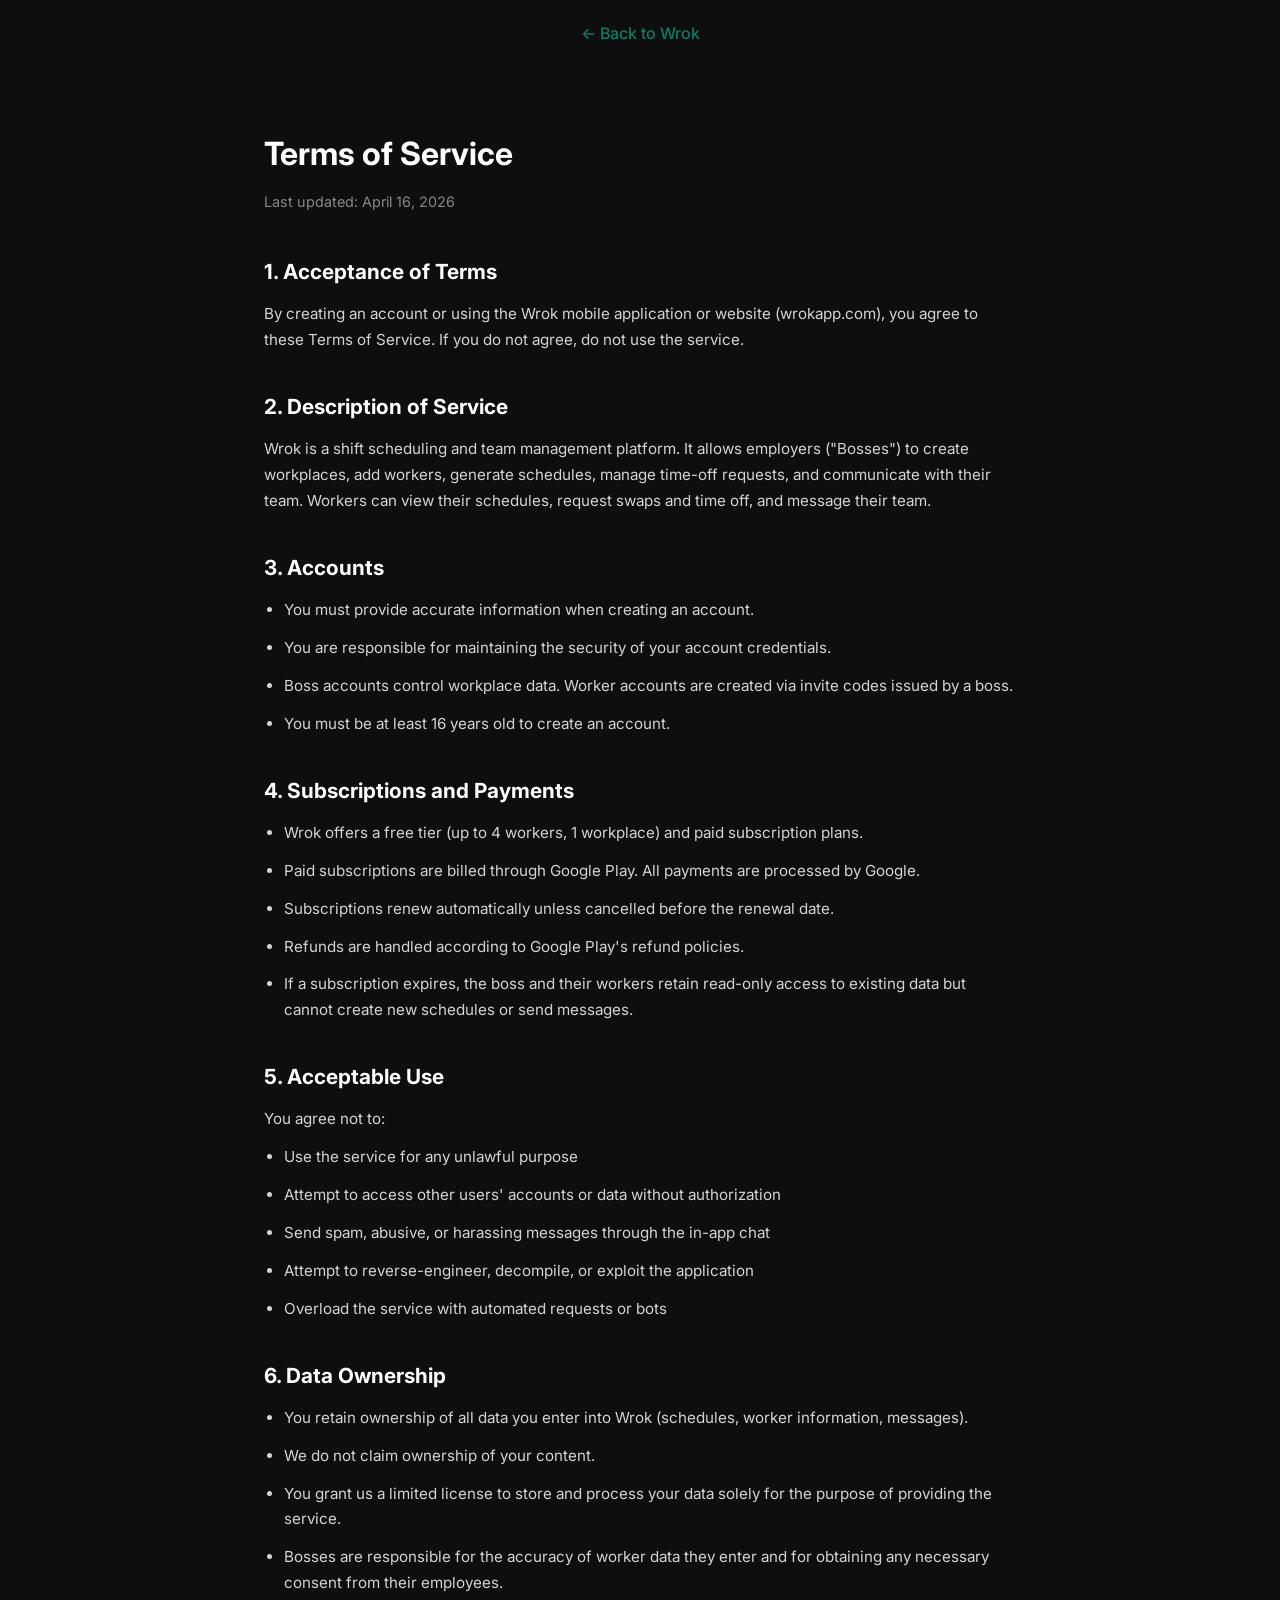
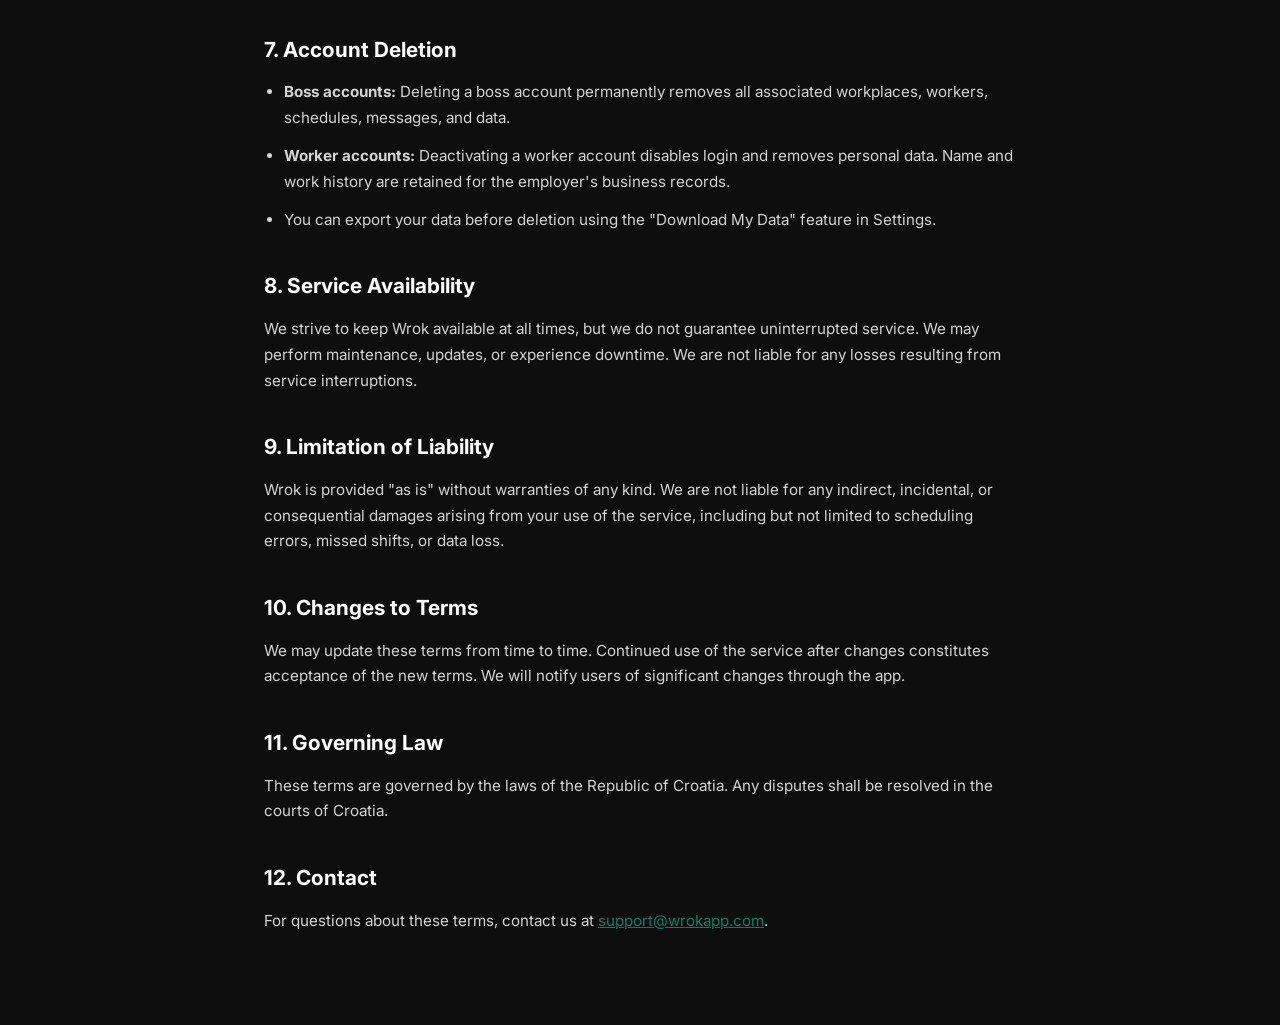
<file: terms.html>
<!DOCTYPE html>
<html lang="en">
<head>
  <meta charset="UTF-8">
  <meta name="viewport" content="width=device-width, initial-scale=1.0">
  <title>Terms of Service — Wrok</title>
  <meta name="description" content="Wrok terms of service. Rules and conditions for using the Wrok scheduling app.">
  <meta name="theme-color" content="#0D7C66">
  <link rel="canonical" href="https://wrokapp.com/terms.html">
  <link rel="icon" href="favicon-32.png" type="image/png" sizes="32x32">
  <link rel="preconnect" href="https://fonts.googleapis.com">
  <link rel="preconnect" href="https://fonts.gstatic.com" crossorigin>
  <link href="https://fonts.googleapis.com/css2?family=Inter:wght@300;400;500;600;700;800;900&display=swap" rel="stylesheet">
  <style>
    *, *::before, *::after { margin: 0; padding: 0; box-sizing: border-box; }
    body { font-family: 'Inter', sans-serif; background: #0e0e0e; color: #d4d4d4; line-height: 1.7; }
    .legal-container { max-width: 800px; margin: 0 auto; padding: 60px 24px 80px; }
    .legal-nav { padding: 20px 24px; text-align: center; }
    .legal-nav a { color: #0D7C66; text-decoration: none; font-weight: 500; }
    .legal-nav a:hover { text-decoration: underline; }
    h1 { color: #fff; font-size: 2rem; margin-bottom: 8px; }
    .legal-date { color: #888; font-size: 0.9rem; margin-bottom: 40px; }
    h2 { color: #fff; font-size: 1.3rem; margin-top: 36px; margin-bottom: 12px; }
    p, li { margin-bottom: 12px; font-size: 0.95rem; }
    ul { padding-left: 20px; }
    a { color: #0D7C66; }
  </style>
</head>
<body>
  <div class="legal-nav"><a href="/">&larr; Back to Wrok</a></div>
  <div class="legal-container">
    <h1>Terms of Service</h1>
    <p class="legal-date">Last updated: April 16, 2026</p>

    <h2>1. Acceptance of Terms</h2>
    <p>By creating an account or using the Wrok mobile application or website (wrokapp.com), you agree to these Terms of Service. If you do not agree, do not use the service.</p>

    <h2>2. Description of Service</h2>
    <p>Wrok is a shift scheduling and team management platform. It allows employers ("Bosses") to create workplaces, add workers, generate schedules, manage time-off requests, and communicate with their team. Workers can view their schedules, request swaps and time off, and message their team.</p>

    <h2>3. Accounts</h2>
    <ul>
      <li>You must provide accurate information when creating an account.</li>
      <li>You are responsible for maintaining the security of your account credentials.</li>
      <li>Boss accounts control workplace data. Worker accounts are created via invite codes issued by a boss.</li>
      <li>You must be at least 16 years old to create an account.</li>
    </ul>

    <h2>4. Subscriptions and Payments</h2>
    <ul>
      <li>Wrok offers a free tier (up to 4 workers, 1 workplace) and paid subscription plans.</li>
      <li>Paid subscriptions are billed through Google Play. All payments are processed by Google.</li>
      <li>Subscriptions renew automatically unless cancelled before the renewal date.</li>
      <li>Refunds are handled according to Google Play's refund policies.</li>
      <li>If a subscription expires, the boss and their workers retain read-only access to existing data but cannot create new schedules or send messages.</li>
    </ul>

    <h2>5. Acceptable Use</h2>
    <p>You agree not to:</p>
    <ul>
      <li>Use the service for any unlawful purpose</li>
      <li>Attempt to access other users' accounts or data without authorization</li>
      <li>Send spam, abusive, or harassing messages through the in-app chat</li>
      <li>Attempt to reverse-engineer, decompile, or exploit the application</li>
      <li>Overload the service with automated requests or bots</li>
    </ul>

    <h2>6. Data Ownership</h2>
    <ul>
      <li>You retain ownership of all data you enter into Wrok (schedules, worker information, messages).</li>
      <li>We do not claim ownership of your content.</li>
      <li>You grant us a limited license to store and process your data solely for the purpose of providing the service.</li>
      <li>Bosses are responsible for the accuracy of worker data they enter and for obtaining any necessary consent from their employees.</li>
    </ul>

    <h2>7. Account Deletion</h2>
    <ul>
      <li><strong>Boss accounts:</strong> Deleting a boss account permanently removes all associated workplaces, workers, schedules, messages, and data.</li>
      <li><strong>Worker accounts:</strong> Deactivating a worker account disables login and removes personal data. Name and work history are retained for the employer's business records.</li>
      <li>You can export your data before deletion using the "Download My Data" feature in Settings.</li>
    </ul>

    <h2>8. Service Availability</h2>
    <p>We strive to keep Wrok available at all times, but we do not guarantee uninterrupted service. We may perform maintenance, updates, or experience downtime. We are not liable for any losses resulting from service interruptions.</p>

    <h2>9. Limitation of Liability</h2>
    <p>Wrok is provided "as is" without warranties of any kind. We are not liable for any indirect, incidental, or consequential damages arising from your use of the service, including but not limited to scheduling errors, missed shifts, or data loss.</p>

    <h2>10. Changes to Terms</h2>
    <p>We may update these terms from time to time. Continued use of the service after changes constitutes acceptance of the new terms. We will notify users of significant changes through the app.</p>

    <h2>11. Governing Law</h2>
    <p>These terms are governed by the laws of the Republic of Croatia. Any disputes shall be resolved in the courts of Croatia.</p>

    <h2>12. Contact</h2>
    <p>For questions about these terms, contact us at <a href="mailto:support@wrokapp.com">support@wrokapp.com</a>.</p>
  </div>
</body>
</html>
</file>
